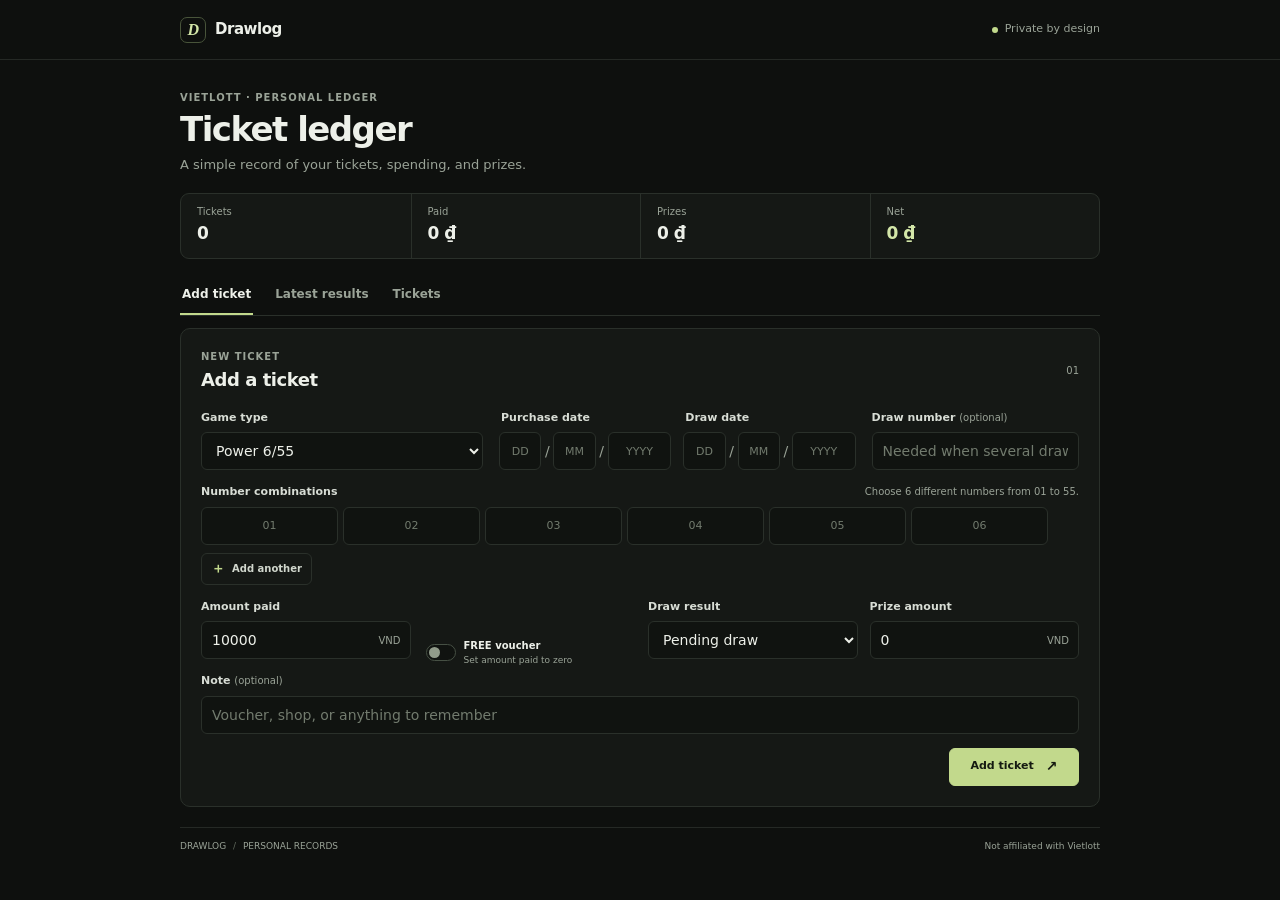
<file: index.html>
<!doctype html>
<html lang="en">
  <head>
    <meta charset="utf-8">
    <meta name="viewport" content="width=device-width, initial-scale=1">
    <meta name="theme-color" content="#10130f">
    <title>Drawlog — Ticket tracker</title>
    <link rel="stylesheet" href="web/styles.css">
    <script src="web/games.js" defer></script>
    <script src="web/csv.js" defer></script>
    <script src="web/latest-results.js" defer></script>
    <script src="web/ticket-check.js" defer></script>
    <script src="web/app.js" defer></script>
  </head>
  <body>
    <header class="topbar">
      <a class="brand" href="#" aria-label="Drawlog home">
        <span class="brand-mark" aria-hidden="true">D</span>
        <span>Drawlog</span>
      </a>
      <span class="privacy-label"><span class="privacy-dot"></span>Private by design</span>
    </header>

    <main>
      <section class="hero" aria-labelledby="page-title">
        <p class="eyebrow">VIETLOTT · PERSONAL LEDGER</p>
        <h1 id="page-title">Ticket ledger</h1>
        <p class="hero-copy">A simple record of your tickets, spending, and prizes.</p>
      </section>

      <section class="summary" aria-label="Ticket totals">
        <article class="summary-card">
          <span class="summary-label">Tickets</span>
          <strong id="ticket-count">0</strong>
        </article>
        <article class="summary-card">
          <span class="summary-label">Paid</span>
          <strong id="total-paid">0 ₫</strong>
        </article>
        <article class="summary-card">
          <span class="summary-label">Prizes</span>
          <strong id="total-prizes">0 ₫</strong>
        </article>
        <article class="summary-card summary-balance">
          <span class="summary-label">Net</span>
          <strong id="net-total">0 ₫</strong>
        </article>
      </section>

      <div class="main-tabs" role="tablist" aria-label="Drawlog sections">
        <button id="entry-tab" class="main-tab" type="button" role="tab"
          aria-selected="true" aria-controls="entry-panel" tabindex="0">
          Add ticket
        </button>
        <button id="results-tab" class="main-tab" type="button" role="tab"
          aria-selected="false" aria-controls="results-panel" tabindex="-1">
          Latest results
        </button>
        <button id="tickets-tab" class="main-tab" type="button" role="tab"
          aria-selected="false" aria-controls="tickets-panel" tabindex="-1">
          Tickets
        </button>
      </div>

      <section id="results-panel" class="panel latest-results-panel main-tabpanel"
        role="tabpanel" aria-labelledby="results-tab" tabindex="0" hidden>
        <div class="panel-heading">
          <div>
            <p class="eyebrow">DRAW RESULTS</p>
            <h2 id="latest-results-title">Latest results</h2>
          </div>
          <span id="results-updated" class="results-cadence">Checking published results…</span>
        </div>
        <div id="latest-results-list" class="latest-results-grid" aria-live="polite"></div>
        <p class="results-disclaimer">
          Results are for reference only. Check the linked source before claiming a prize.
          Auto-check sends only the product and draw date to Drawlog; ticket numbers stay in this browser.
          If Vietlott blocks a lookup, a secondary source is labeled and should be confirmed with Vietlott.
        </p>
      </section>

      <section id="tickets-panel" class="panel tickets-panel main-tabpanel"
        role="tabpanel" aria-labelledby="tickets-tab" tabindex="0" hidden>
        <div class="panel-heading tickets-heading">
          <div>
            <p class="eyebrow">YOUR ACTIVITY</p>
            <h2 id="tickets-title">Tickets</h2>
          </div>
          <span id="record-count" class="record-count">0 records</span>
        </div>
        <div class="csv-actions" aria-label="CSV data">
          <label class="button button-quiet csv-import" for="csv-file">Import CSV</label>
          <input id="csv-file" type="file" accept=".csv,text/csv" hidden>
          <button id="export-csv" class="button button-quiet" type="button" disabled>Export CSV</button>
        </div>
        <p id="csv-status" class="csv-status" role="status" aria-live="polite" hidden></p>
        <p id="csv-error" class="form-error" role="alert" hidden></p>
        <div id="empty-state" class="empty-state">
          <span class="empty-icon" aria-hidden="true">＋</span>
          <h3>No tickets yet</h3>
          <p>Add your first ticket to start your personal ledger.</p>
        </div>
        <div id="ticket-list" class="ticket-list" aria-live="polite"></div>
        <p class="draft-note">
          <span aria-hidden="true">ⓘ</span>
          Records stay in this tab's memory only. Import replaces the current list;
          export downloads a new CSV without changing your input file.
        </p>
      </section>

      <section id="entry-panel" class="panel entry-panel main-tabpanel"
        aria-labelledby="entry-tab" role="tabpanel" tabindex="0">
        <div class="panel-heading">
          <div>
            <p class="eyebrow">NEW TICKET</p>
            <h2 id="entry-title">Add a ticket</h2>
          </div>
          <span class="step-badge">01</span>
        </div>

        <form id="ticket-form" novalidate>
          <div class="field ticket-game-field">
            <label for="game">Game type</label>
            <select id="game" name="game"></select>
          </div>

          <div class="date-grid ticket-date-fields">
            <fieldset class="field date-field">
              <legend>Purchase date</legend>
              <div class="date-inputs" data-date="purchase">
                <input aria-label="Purchase day" inputmode="numeric" maxlength="2" placeholder="DD" required>
                <span>/</span>
                <input aria-label="Purchase month" inputmode="numeric" maxlength="2" placeholder="MM" required>
                <span>/</span>
                <input aria-label="Purchase year" inputmode="numeric" maxlength="4" placeholder="YYYY" required>
              </div>
            </fieldset>
            <fieldset class="field date-field">
              <legend>Draw date</legend>
              <div class="date-inputs" data-date="draw">
                <input aria-label="Draw day" inputmode="numeric" maxlength="2" placeholder="DD" required>
                <span>/</span>
                <input aria-label="Draw month" inputmode="numeric" maxlength="2" placeholder="MM" required>
                <span>/</span>
                <input aria-label="Draw year" inputmode="numeric" maxlength="4" placeholder="YYYY" required>
              </div>
            </fieldset>
          </div>

          <div class="field ticket-draw-id-field">
            <label for="draw-id">Draw number <span class="optional">(optional)</span></label>
            <input id="draw-id" name="draw-id" type="text" inputmode="numeric" maxlength="12"
              placeholder="Needed when several draws share one date">
          </div>

          <div class="field ticket-combinations-field">
            <div class="field-heading">
              <label>Number combinations</label>
              <span id="number-hint" class="field-hint"></span>
            </div>
            <div id="number-sets" class="number-sets"></div>
            <button id="add-set" class="button button-quiet add-set" type="button">
              <span aria-hidden="true">＋</span> Add another
            </button>
          </div>

          <div class="money-grid ticket-cost-fields">
            <div class="field">
              <label for="paid">Amount paid</label>
              <div class="money-input">
                <input id="paid" name="paid" type="number" min="0" step="1000" value="10000" required>
                <span>VND</span>
              </div>
            </div>
            <label class="voucher-toggle" for="free">
              <input id="free" name="free" type="checkbox">
              <span class="toggle-track" aria-hidden="true"></span>
              <span><strong>FREE voucher</strong><small>Set amount paid to zero</small></span>
            </label>
          </div>

          <div class="money-grid prize-grid ticket-prize-fields">
            <div class="field">
              <label for="result">Draw result</label>
              <select id="result" name="result">
                <option value="pending">Pending draw</option>
                <option value="no_prize">No prize</option>
                <option value="won">Prize won</option>
              </select>
            </div>
            <div class="field">
              <label for="prize">Prize amount</label>
              <div class="money-input">
                <input id="prize" name="prize" type="number" min="0" step="1000" value="0" required>
                <span>VND</span>
              </div>
            </div>
          </div>

          <div class="field ticket-note-field">
            <label for="note">Note <span class="optional">(optional)</span></label>
            <input id="note" name="note" type="text" maxlength="160" placeholder="Voucher, shop, or anything to remember">
          </div>

          <p id="form-error" class="form-error" role="alert" hidden></p>
          <button class="button button-primary submit-button" type="submit">
            Add ticket <span aria-hidden="true">↗</span>
          </button>
        </form>
      </section>
    </main>
    <footer>
      <span>DRAWLOG <span class="footer-separator">/</span> PERSONAL RECORDS</span>
      <span>Not affiliated with Vietlott</span>
    </footer>
  </body>
</html>
</file>
<file: web/styles.css>
:root {
  color-scheme: dark;
  --bg: #0e100e;
  --surface: #151815;
  --surface-raised: #1b201b;
  --border: #2a302a;
  --text: #edf0e9;
  --muted: #9aa397;
  --green: #c2d98c;
  --green-strong: #d3e6a8;
  --gold: #d8bc7d;
  --danger: #ed8c80;
}

* { box-sizing: border-box; }

#drawlog-app { width: 100%; min-width: 320px; }

body {
  margin: 0;
  min-width: 320px;
  background: var(--bg);
  color: var(--text);
  font: 14px/1.5 Inter, ui-sans-serif, system-ui, -apple-system, BlinkMacSystemFont, "Segoe UI", sans-serif;
}

button, input, select { font: inherit; }
button, select { cursor: pointer; }

.topbar {
  height: 60px;
  display: flex;
  align-items: center;
  justify-content: space-between;
  padding: 0 max(20px, calc((100vw - 920px) / 2));
  border-bottom: 1px solid #252925;
}

.brand {
  display: inline-flex;
  align-items: center;
  gap: 9px;
  color: var(--text);
  font-size: 15px;
  font-weight: 700;
  letter-spacing: -.03em;
  text-decoration: none;
}

.brand-mark {
  width: 26px;
  height: 26px;
  display: grid;
  place-items: center;
  border: 1px solid #48543a;
  border-radius: 7px;
  color: var(--green-strong);
  font-family: Georgia, serif;
  font-size: 16px;
  font-style: italic;
}

.privacy-label {
  display: inline-flex;
  align-items: center;
  gap: 7px;
  color: var(--muted);
  font-size: 11px;
}

.privacy-dot {
  width: 6px;
  height: 6px;
  border-radius: 50%;
  background: var(--green);
}

body > main, #drawlog-app > main { width: min(920px, calc(100% - 40px)); margin: 0 auto; }

.hero { padding: 30px 0 18px; }
.eyebrow {
  margin: 0 0 5px;
  color: var(--muted);
  font-size: 10px;
  font-weight: 650;
  letter-spacing: .1em;
}

h1 {
  margin: 0;
  font-size: clamp(26px, 3.2vw, 34px);
  line-height: 1.15;
  letter-spacing: -.045em;
}

h1 span { color: var(--green); }
.hero-copy { margin: 6px 0 0; color: var(--muted); font-size: 13px; }

.summary {
  display: grid;
  grid-template-columns: repeat(4, minmax(0, 1fr));
  margin: 0 0 17px;
  border: 1px solid var(--border);
  border-radius: 9px;
  background: var(--surface);
}

.summary-card {
  min-width: 0;
  min-height: 64px;
  display: flex;
  flex-direction: column;
  justify-content: center;
  gap: 2px;
  padding: 9px 16px;
}

.summary-card + .summary-card { border-left: 1px solid var(--border); }
.summary-label { color: var(--muted); font-size: 10px; }
.summary-card strong { overflow: hidden; font-size: 17px; font-weight: 650; letter-spacing: -.025em; text-overflow: ellipsis; white-space: nowrap; }
.summary-balance strong { color: var(--green-strong); }

.panel {
  border: 1px solid var(--border);
  border-radius: 10px;
  background: var(--surface);
}

.workspace { display: grid; grid-template-columns: repeat(2, minmax(0, 1fr)); gap: 14px; align-items: start; }

.main-tabs {
  display: flex;
  gap: 20px;
  overflow-x: auto;
  margin-bottom: 12px;
  border-bottom: 1px solid var(--border);
}

.main-tab {
  min-width: max-content;
  min-height: 39px;
  padding: 0 2px;
  border: 0;
  border-bottom: 2px solid transparent;
  background: transparent;
  color: var(--muted);
  font-size: 12px;
  font-weight: 550;
  white-space: nowrap;
}

.main-tab:hover { color: var(--text); }
.main-tab[aria-selected="true"] { border-bottom-color: var(--green); color: var(--text); }
.main-tab:focus-visible { outline: 2px solid var(--green); outline-offset: 2px; }
.main-tabpanel { margin-bottom: 16px; }
.latest-results-panel, .entry-panel, .tickets-panel { padding: 20px; }
.tickets-panel { min-height: 320px; }

.panel-heading {
  display: flex;
  justify-content: space-between;
  align-items: center;
  margin-bottom: 17px;
}

.panel-heading .eyebrow { margin-bottom: 2px; }
h2 { margin: 0; font-size: 18px; font-weight: 650; letter-spacing: -.025em; }
.step-badge { color: var(--muted); font-size: 10px; font-variant-numeric: tabular-nums; }

.results-cadence { max-width: 190px; color: var(--muted); font-size: 10px; text-align: right; }
.latest-results-grid { display: grid; grid-template-columns: repeat(auto-fit, minmax(220px, 1fr)); gap: 8px; }
.latest-result-card { min-width: 0; padding: 12px; border: 1px solid var(--border); border-radius: 8px; background: #111411; }
.latest-result-heading { display: flex; align-items: center; justify-content: space-between; gap: 8px; }
.latest-result-heading h3 { margin: 0; font-size: 12px; font-weight: 650; }
.latest-result-heading a { color: var(--green); font-size: 10px; text-decoration: none; white-space: nowrap; }
.latest-result-heading a:hover { text-decoration: underline; }
.latest-result-draw { margin: 3px 0 0; color: var(--muted); font-size: 10px; }
.latest-result-numbers { display: flex; flex-wrap: wrap; gap: 4px; margin-top: 9px; }
.latest-result-numbers .number-chip { padding: 3px 6px; }
.latest-result-detail { margin: 8px 0 0; color: var(--muted); font-size: 10px; }
.latest-prize-group { margin-top: 10px; }
.latest-prize-group h4 { margin: 0 0 5px; color: var(--green); font-size: 10px; }
.latest-prize-row { padding: 5px 0; border-top: 1px solid var(--border); }
.latest-prize-row > span { color: var(--muted); font-size: 10px; }
.latest-prize-row .latest-result-numbers { margin-top: 4px; }
.results-disclaimer { margin: 12px 0 0; color: var(--muted); font-size: 10px; }

.field { min-width: 0; margin: 0 0 14px; }
.field > label, .date-field legend {
  display: block;
  margin: 0 0 6px;
  color: #d8ddd5;
  font-size: 11px;
  font-weight: 550;
}

.optional, .field-hint { color: var(--muted); font-size: 10px; font-weight: 400; }
.field-heading { display: flex; align-items: baseline; justify-content: space-between; gap: 8px; }
.field-heading > label { margin-bottom: 6px; color: #d8ddd5; font-size: 11px; font-weight: 550; }

input, select {
  width: 100%;
  min-width: 0;
  height: 38px;
  padding: 0 10px;
  border: 1px solid var(--border);
  border-radius: 6px;
  outline: none;
  background: #101310;
  color: var(--text);
  transition: border-color .15s, box-shadow .15s;
}

input:focus, select:focus { border-color: #83965d; box-shadow: 0 0 0 2px rgb(194 217 140 / 12%); }
input::placeholder { color: #727b6e; }
input[readonly] { color: var(--green); }
input[type="number"] { font-variant-numeric: tabular-nums; }

.date-grid, .money-grid { display: grid; grid-template-columns: 1fr 1fr; gap: 12px; }
.date-field { min-width: 0; padding: 0; border: 0; }
.date-inputs { display: grid; grid-template-columns: minmax(0, 1fr) 8px minmax(0, 1fr) 8px minmax(0, 1.5fr); align-items: center; gap: 2px; }
.date-inputs input { height: 38px; padding: 0 3px; text-align: center; font-size: 11px; font-variant-numeric: tabular-nums; }
.date-inputs > span { color: var(--muted); text-align: center; }

.number-sets { display: grid; gap: 7px; }
.number-row { display: grid; grid-template-columns: repeat(6, minmax(0, 1fr)) 26px; gap: 5px; align-items: center; }
.number-row-three { grid-template-columns: minmax(100px, 150px) 26px; }
.number-row-pair { grid-template-columns: repeat(2, minmax(0, 1fr)) 26px; }
.number-row-special { grid-template-columns: repeat(5, minmax(0, 1fr)) minmax(0, 1fr) 26px; }
.number-row-keno { grid-template-columns: repeat(5, minmax(0, 1fr)); }
.number-row-bingo18 { grid-template-columns: minmax(0, 1fr) 26px; }
.number-row input, .number-row select { min-width: 0; height: 38px; padding: 0 3px; text-align: center; font-size: 11px; font-variant-numeric: tabular-nums; }
.number-row .special-number { border-color: var(--gold); }
.remove-set { width: 26px; height: 30px; border: 0; background: transparent; color: var(--muted); font-size: 18px; }
.remove-set:hover:not(:disabled), .delete-ticket:hover { color: var(--danger); }
.remove-set:disabled { visibility: hidden; }

.button {
  min-height: 38px;
  display: inline-flex;
  align-items: center;
  justify-content: center;
  gap: 7px;
  padding: 0 12px;
  border: 1px solid transparent;
  border-radius: 6px;
  font-size: 11px;
  font-weight: 600;
}

.button-quiet { border-color: var(--border); background: transparent; color: #d1d7cd; }
.button-quiet:hover { border-color: #566148; background: #1b201a; }
.add-set { min-height: 32px; margin-top: 8px; padding: 0 9px; font-size: 10px; }
.add-set span { color: var(--green); font-size: 14px; }
.button-primary { border-color: var(--green); background: var(--green); color: #151a11; }
.button-primary:hover { border-color: var(--green-strong); background: var(--green-strong); }
.submit-button { width: auto; min-width: 130px; margin-top: 0; }
.submit-button span { margin-left: 5px; font-size: 14px; }

.money-input { position: relative; }
.money-input input { padding-right: 50px; }
.money-input > span { position: absolute; top: 50%; right: 10px; transform: translateY(-50%); color: var(--muted); font-size: 10px; pointer-events: none; }
.voucher-toggle { min-width: 0; display: flex; align-items: center; gap: 8px; align-self: end; min-height: 38px; padding: 0 3px 3px; cursor: pointer; }
.voucher-toggle input { position: absolute; width: 1px; height: 1px; opacity: 0; }
.toggle-track { position: relative; flex: none; width: 30px; height: 17px; border: 1px solid #465044; border-radius: 20px; background: #101310; transition: .15s; }
.toggle-track::after { position: absolute; top: 2px; left: 2px; width: 11px; height: 11px; border-radius: 50%; background: #919b8a; content: ""; transition: .15s; }
.voucher-toggle input:checked + .toggle-track { border-color: var(--green); background: #53663b; }
.voucher-toggle input:checked + .toggle-track::after { left: 15px; background: white; }
.voucher-toggle input:focus-visible + .toggle-track { outline: 2px solid var(--green); outline-offset: 3px; }
.voucher-toggle strong, .voucher-toggle small { display: block; }
.voucher-toggle strong { font-size: 10px; font-weight: 550; }
.voucher-toggle small { margin-top: 1px; color: var(--muted); font-size: 9px; }
.prize-grid { margin-top: 0; }
.form-error { margin: -2px 0 11px; color: var(--danger); font-size: 11px; }

#ticket-form {
  display: grid;
  grid-template-columns: repeat(12, minmax(0, 1fr));
  column-gap: 16px;
  align-items: start;
}

#ticket-form > .ticket-game-field { grid-column: span 4; }
#ticket-form > .ticket-date-fields { grid-column: span 5; display: grid; grid-template-columns: repeat(2, minmax(0, 1fr)); gap: 12px; }
#ticket-form > .ticket-draw-id-field { grid-column: span 3; }
#ticket-form > .ticket-combinations-field,
#ticket-form > .ticket-note-field,
#ticket-form > .form-error { grid-column: 1 / -1; }
#ticket-form > .ticket-cost-fields,
#ticket-form > .ticket-prize-fields { grid-column: span 6; }
#ticket-form > .ticket-prize-fields { margin-top: 0; }
#ticket-form > .submit-button { grid-column: 1 / -1; justify-self: end; }

.record-count { color: var(--muted); font-size: 10px; }
.empty-state { min-height: 170px; display: flex; flex-direction: column; align-items: center; justify-content: center; text-align: center; }
.empty-icon { width: 32px; height: 32px; display: grid; place-items: center; border: 1px solid var(--border); border-radius: 8px; color: var(--green); font-size: 17px; }
.empty-state h3 { margin: 9px 0 2px; font-size: 13px; font-weight: 600; }
.empty-state p { margin: 0; color: var(--muted); font-size: 11px; }
.ticket-list { display: grid; gap: 8px; }
.ticket-card { padding: 12px; border: 1px solid var(--border); border-radius: 8px; background: #111411; }
.ticket-card-top, .ticket-card-bottom { display: flex; justify-content: space-between; align-items: center; gap: 10px; }
.game-tag { padding: 2px 6px; border-radius: 4px; background: #20271c; color: var(--green); font-size: 9px; font-weight: 650; }
.ticket-date, .ticket-paid { margin-left: 7px; color: var(--muted); font-size: 10px; }
.delete-ticket { width: 25px; height: 25px; border: 0; background: transparent; color: var(--muted); font-size: 17px; }
.ticket-combinations { display: flex; flex-wrap: wrap; gap: 5px; margin: 10px 0; }
.number-chip { padding: 4px 7px; border-radius: 5px; background: var(--surface-raised); color: #e6ebe2; font-size: 10px; font-variant-numeric: tabular-nums; }
.ticket-card-bottom { padding-top: 8px; border-top: 1px solid var(--border); color: var(--muted); font-size: 10px; }
.ticket-card-bottom strong { color: var(--green-strong); font-size: 11px; font-weight: 600; }
.ticket-card-bottom small { color: var(--muted); font-size: 9px; font-weight: 400; }
.ticket-paid { margin: 7px 0 0; }
.ticket-check-panel { display: grid; gap: 8px; margin-top: 10px; padding-top: 9px; border-top: 1px solid var(--border); }
.ticket-check-message, .ticket-check-verified { margin: 0; color: var(--muted); font-size: 10px; }
.ticket-check-message.is-error { color: var(--danger); }
.ticket-draw-picker { display: grid; gap: 5px; color: #d8ddd5; font-size: 10px; font-weight: 550; }
.ticket-draw-picker select { height: 34px; }
.ticket-check-button { width: fit-content; min-height: 32px; font-size: 10px; }
.ticket-check-verified { margin-top: 9px; color: var(--green); }
.csv-actions { display: flex; flex-wrap: wrap; gap: 7px; margin: -4px 0 11px; }
.csv-actions .button { min-height: 33px; font-size: 10px; }
.csv-import { cursor: pointer; }
.csv-status { margin: -2px 0 11px; color: var(--green); font-size: 10px; }
.ticket-editor { margin-top: 10px; border-top: 1px solid var(--border); }
.ticket-editor summary { width: fit-content; margin-top: 8px; color: var(--green); cursor: pointer; font-size: 10px; }
.ticket-edit-form { display: grid; gap: 9px; padding-top: 10px; }
.ticket-edit-form > label, .edit-date-grid > label { display: grid; gap: 5px; color: #d8ddd5; font-size: 10px; font-weight: 550; }
.ticket-edit-form small { color: var(--muted); font-size: 9px; font-weight: 400; }
.ticket-edit-form input, .ticket-edit-form select { height: 36px; font-size: 11px; }
.ticket-edit-form textarea { width: 100%; min-width: 0; padding: 8px 10px; border: 1px solid var(--border); border-radius: 6px; outline: none; background: #101310; color: var(--text); font: inherit; font-size: 11px; resize: vertical; }
.ticket-edit-form textarea:focus { border-color: #83965d; box-shadow: 0 0 0 2px rgb(194 217 140 / 12%); }
.edit-date-grid { display: grid; grid-template-columns: 1fr 1fr; gap: 8px; }
.edit-actions { display: flex; flex-wrap: wrap; gap: 7px; }
.edit-actions .button { min-height: 33px; font-size: 10px; }
.draft-note { display: flex; gap: 7px; margin: 14px 0 0; padding-top: 11px; border-top: 1px solid var(--border); color: var(--muted); font-size: 10px; }
.draft-note > span { color: var(--gold); }

body > footer, #drawlog-app > footer {
  width: min(920px, calc(100% - 40px));
  display: flex;
  justify-content: space-between;
  gap: 12px;
  margin: 20px auto 0;
  padding: 12px 0 18px;
  border-top: 1px solid #252925;
  color: var(--muted);
  font-size: 9px;
}

.footer-separator { padding: 0 4px; color: #60695c; }
[hidden] { display: none !important; }

@media (max-width: 760px) {
  .workspace { grid-template-columns: minmax(0, 1fr); }
  #ticket-form { grid-template-columns: repeat(6, minmax(0, 1fr)); column-gap: 12px; }
  #ticket-form > .ticket-game-field,
  #ticket-form > .ticket-draw-id-field,
  #ticket-form > .ticket-date-fields,
  #ticket-form > .ticket-cost-fields,
  #ticket-form > .ticket-prize-fields { grid-column: 1 / -1; }
}

@media (max-width: 520px) {
  .topbar { height: 54px; padding: 0 16px; }
  body > main, body > footer, #drawlog-app > main, #drawlog-app > footer { width: calc(100% - 28px); }
  .hero { padding: 24px 0 15px; }
  .hero-copy { font-size: 12px; }
  .summary { grid-template-columns: repeat(2, minmax(0, 1fr)); }
  .summary-card { min-height: 54px; padding: 7px 11px; }
  .summary-card:nth-child(3) { border-left: 0; border-top: 1px solid var(--border); }
  .summary-card:nth-child(4) { border-top: 1px solid var(--border); }
  .summary-card strong { font-size: 15px; }
  .main-tabs { gap: 15px; }
  .main-tab { min-height: 38px; font-size: 11px; }
  .latest-results-panel, .entry-panel, .tickets-panel { padding: 14px; }
  #ticket-form { display: block; }
  #ticket-form > .ticket-date-fields { grid-template-columns: repeat(2, minmax(0, 1fr)); gap: 9px; }
  .date-grid, .money-grid { grid-template-columns: repeat(2, minmax(0, 1fr)); gap: 9px; }
  .date-inputs { grid-template-columns: minmax(0, 1fr) 6px minmax(0, 1fr) 6px minmax(0, 1.3fr); gap: 1px; }
  .date-inputs input { font-size: 10px; }
  .number-row { gap: 4px; }
  .number-row input, .number-row select { padding: 0 2px; font-size: 10px; }
  .number-row-special { grid-template-columns: repeat(5, minmax(0, 1fr)) minmax(0, 1fr) 24px; }
  .number-row-keno { grid-template-columns: repeat(5, minmax(0, 1fr)); }
  .latest-results-grid { grid-template-columns: minmax(0, 1fr); }
  .results-cadence { max-width: 125px; font-size: 9px; }
  .edit-date-grid { grid-template-columns: minmax(0, 1fr); }
  body > footer, #drawlog-app > footer { flex-wrap: wrap; margin-top: 16px; }
}
</file>
